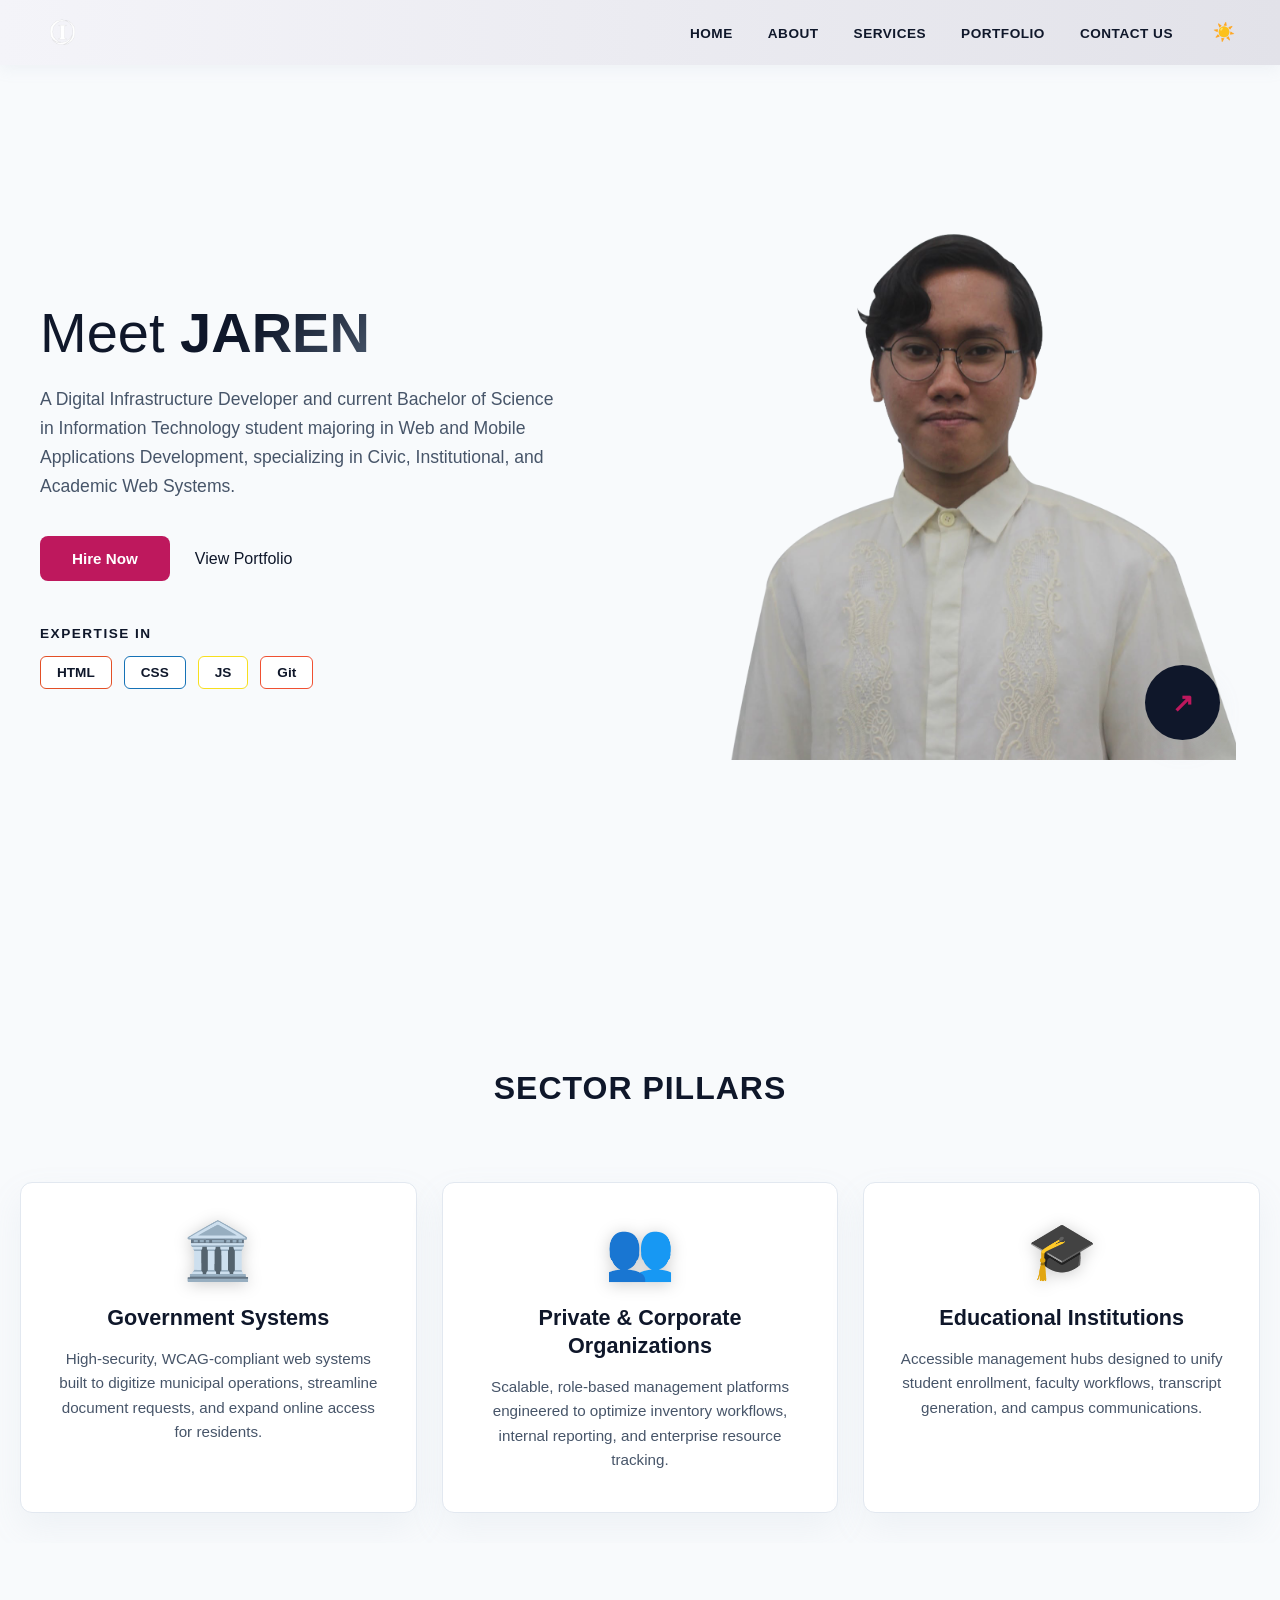
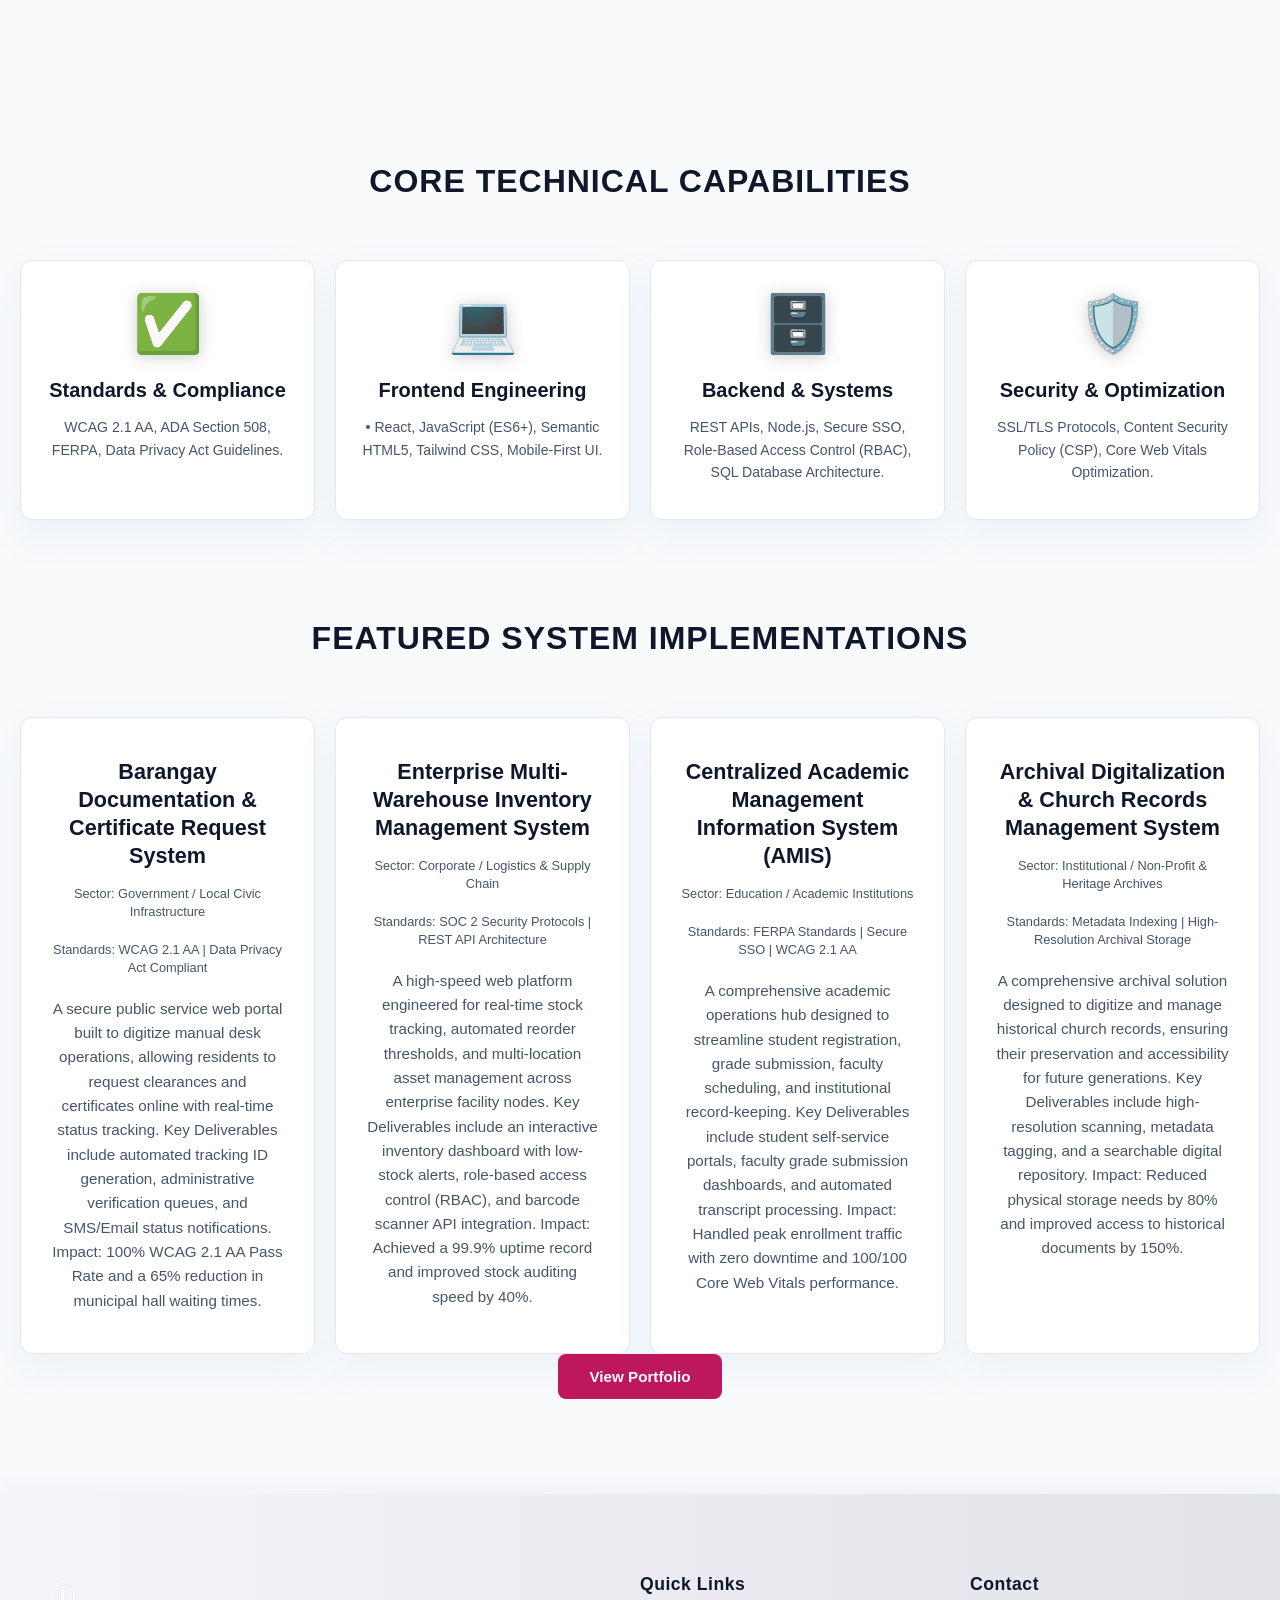
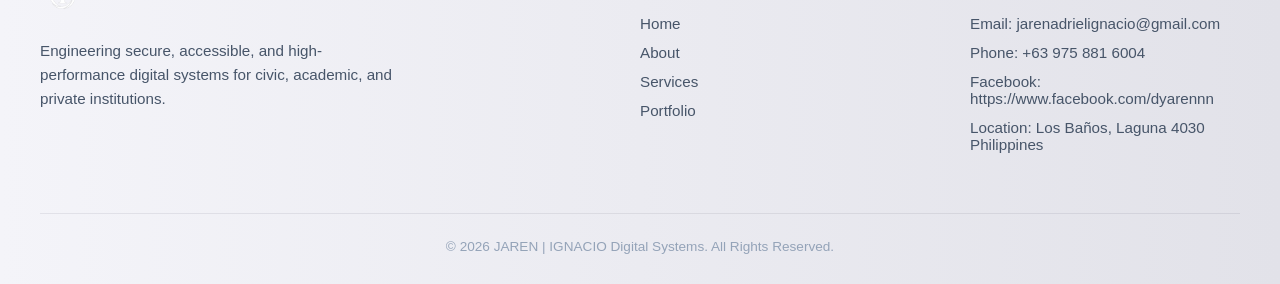
<file: portfolio/index.html>
<!DOCTYPE html>
<html lang="en">
<head>
    <meta charset="UTF-8">
    <meta name="viewport" content="width=device-width, initial-scale=1.0">
    <title>Ignacio | Professional Portfolio</title>
    <link rel="stylesheet" href="style.css">
</head>
<body>

    <!-- ==========================================================================
       1. Global Header / Navigation Bar
       ========================================================================== -->
    <nav class="navbar">
        <div class="logo-container">
            <a href="#hero">
                <img src="images/logo.png" alt="IGNACIO Digital Systems Logo" class="logo-img">
            </a>
        </div>
        
        <div class="menu-toggle" id="mobile-menu">
            <span class="bar"></span>
            <span class="bar"></span>
            <span class="bar"></span>
        </div>

        <ul class="nav-links" id="nav-links">
            <li><a href="#hero">HOME</a></li>
            <li><a href="#about">ABOUT</a></li>
            <li><a href="#services">SERVICES</a></li>
            <li><a href="#portfolio">PORTFOLIO</a></li>
            <li><a href="#contact">CONTACT US</a></li>
            <li>
                <button id="theme-toggle" class="theme-btn" aria-label="Toggle Theme">🌙</button>
            </li>
        </ul>
    </nav>

    <section id="hero" class="hero-section">
        <div class="hero-container">
            
            <!-- Left Data Column -->
            <div class="hero-content">
                <h1 class="hero-title">Meet <span class="brand-name">JAREN</span></h1>
                <p class="hero-subtitle">
                    A Digital Infrastructure Developer and current Bachelor of Science in Information Technology student majoring in Web and Mobile Applications Development, specializing in Civic, Institutional, and Academic Web Systems.
                </p>
                
                <div class="hero-actions">
                    <a href="#contact" class="btn btn-hire">Hire Now</a>
                    <a href="#portfolio" class="btn btn-link">View Portfolio</a>
                </div>
                
                <div class="hero-expertise">
                    <span class="expertise-label">Expertise in</span>
                    <div class="badge-row">
                        <span class="badge html-badge">HTML</span>
                        <span class="badge css-badge">CSS</span>
                        <span class="badge js-badge">JS</span>
                        <span class="badge git-badge">Git</span>
                    </div>
                </div>
            </div>

            <!-- Right Visual Column -->
            <div class="hero-visual">
                <div class="gradient-backdrop"></div>
                <img src="images/profile.jpg" alt="Ignacio Portrait" class="profile-img">
                <div class="stamp-badge">
                    <div class="stamp-arrow">↗</div>
                </div>
            </div>

        </div>
        
    </section>

    <!-- START ABOUT SECTION BLOCK (Ensure this is written right below it) -->
    <section class="sectors-section">
        <div class="sectors-container">
            
            <!-- Section Centered Heading -->
            <h2 class="sectors-heading">SECTOR PILLARS</h2>
            
            <!-- Updated class name to trigger the horizontal flex engine -->
            <div class="sectors-horizontal-row">
                
                <!-- Card 1: Government Systems -->
                <div class="sector-card">
                    <div class="sector-icon-box">
                        <span class="sector-icon">🏛️</span>
                    </div>
                    <h3 class="sector-title">Government Systems</h3>
                    <p class="sector-text">
                        High-security, WCAG-compliant web systems built to digitize municipal operations, streamline document requests, and expand online access for residents.
                    </p>
                </div>

                <!-- Card 2: Private & Corporate Organizations -->
                <div class="sector-card">
                    <div class="sector-icon-box">
                        <span class="sector-icon">👥</span>
                    </div>
                    <h3 class="sector-title">Private & Corporate Organizations</h3>
                    <p class="sector-text">
                        Scalable, role-based management platforms engineered to optimize inventory workflows, internal reporting, and enterprise resource tracking.
                    </p>
                </div>

                <!-- Card 3: Educational Institutions -->
                <div class="sector-card">
                    <div class="sector-icon-box">
                        <span class="sector-icon">🎓</span>
                    </div>
                    <h3 class="sector-title">Educational Institutions</h3>
                    <p class="sector-text">
                        Accessible management hubs designed to unify student enrollment, faculty workflows, transcript generation, and campus communications.
                    </p>
                </div>

            </div>

        </div>
    </section>

    <section class="capabilities-section">
        <div class="sectors-container">
            
            <!-- Section Centered Heading -->
            <h2 class="sectors-heading">CORE TECHNICAL CAPABILITIES</h2>
            
            <!-- Updated class name to trigger the horizontal flex engine -->
            <div class="portfolio-fixed-grid">
                
                <!-- Card 1: Standards & Compliance -->
                <div class="sector-card portfolio-adjusted-card">
                    <div class="sector-icon-box">
                        <span class="sector-icon">✅</span>
                    </div>
                    <h3 class="sector-title">Standards & Compliance</h3>
                    <p class="sector-text">
                        WCAG 2.1 AA, ADA Section 508, FERPA, Data Privacy Act Guidelines.
                    </p>
                </div>

                <!-- Card 2: Frontend Engineering -->
                <div class="sector-card portfolio-adjusted-card">
                    <div class="sector-icon-box">
                        <span class="sector-icon">💻</span>
                    </div>
                    <h3 class="sector-title">Frontend Engineering</h3>
                    <p class="sector-text">
                        • React, JavaScript (ES6+), Semantic HTML5, Tailwind CSS, Mobile-First UI.
                    </p>
                </div>

                <!-- Card 3: • Backend & Systems -->
                <div class="sector-card portfolio-adjusted-card">
                    <div class="sector-icon-box">
                        <span class="sector-icon">🗄️</span>
                    </div>
                    <h3 class="sector-title">Backend & Systems</h3>
                    <p class="sector-text">
                        REST APIs, Node.js, Secure SSO, Role-Based Access Control (RBAC), SQL Database Architecture.
                    </p>
                </div>

                <!-- Card 4: • Security & Optimization -->
                <div class="sector-card portfolio-adjusted-card">
                    <div class="sector-icon-box">
                        <span class="sector-icon">🛡️</span>
                    </div>
                    <h3 class="sector-title">Security & Optimization</h3>
                    <p class="sector-text">
                        SSL/TLS Protocols, Content Security Policy (CSP), Core Web Vitals Optimization.
                    </p>
                </div>

            </div>

        </div>
    </section>

        <section class="systems-section">
        <div class="sectors-container">
            
            <!-- Section Centered Heading -->
            <h2 class="sectors-heading">FEATURED SYSTEM IMPLEMENTATIONS</h2>
            
            <div class="portfolio-fixed-grid">
            
                <!-- Card 1: Barangay Documentation & Certificate Request System -->
                <div class="sector-card">
                     <h3 class="sector-title">Barangay Documentation & Certificate Request System</h3>
                    <p class="card-meta-info">
                    Sector: Government / Local Civic Infrastructure
                    </p>
                    <p class="card-meta-info">
                    Standards: WCAG 2.1 AA | Data Privacy Act Compliant
                    </p>
                    
                    <p class="sector-text">
                        A secure public service web portal built to digitize manual desk operations, allowing residents to request clearances and certificates online with real-time status tracking. Key Deliverables include automated tracking ID generation, administrative verification queues, and SMS/Email status notifications. Impact: 100% WCAG 2.1 AA Pass Rate and a 65% reduction in municipal hall waiting times.
                    </p>

                    
                </div>

                <!-- Card 2: Enterprise Multi-Warehouse Inventory Management System -->
                <div class="sector-card">
                    <h3 class="sector-title">Enterprise Multi-Warehouse Inventory Management System</h3>
                    <p class="card-meta-info">
                    Sector: Corporate / Logistics & Supply Chain
                    </p>
                    <p class="card-meta-info">
                    Standards: SOC 2 Security Protocols | REST API Architecture
                    </p>

                    <p class="sector-text">
                        A high-speed web platform engineered for real-time stock tracking, automated reorder thresholds, and multi-location asset management across enterprise facility nodes. Key Deliverables include an interactive inventory dashboard with low-stock alerts, role-based access control (RBAC), and barcode scanner API integration. Impact: Achieved a 99.9% uptime record and improved stock auditing speed by 40%.
                    </p>
                </div>

                <!-- Card 3: • Centralized Academic Management Information System (AMIS) -->
                <div class="sector-card">
                    <h3 class="sector-title">Centralized Academic Management Information System (AMIS)</h3>
                    <p class="card-meta-info">
                    Sector: Education / Academic Institutions
                    </p>
                    <p class="card-meta-info">
                    Standards: FERPA Standards | Secure SSO | WCAG 2.1 AA
                    </p>

                    <p class="sector-text">
                        A comprehensive academic operations hub designed to streamline student registration, grade submission, faculty scheduling, and institutional record-keeping. Key Deliverables include student self-service portals, faculty grade submission dashboards, and automated transcript processing. Impact: Handled peak enrollment traffic with zero downtime and 100/100 Core Web Vitals performance.
                    </p>
                </div>

                <!-- Card 4: • Archival Digitalization & Church Records Management System  -->
                <div class="sector-card">
                    <h3 class="sector-title">Archival Digitalization & Church Records Management System</h3>
                    <p class="card-meta-info">
                    Sector: Institutional / Non-Profit & Heritage Archives
                    </p>
                    <p class="card-meta-info">
                    Standards: Metadata Indexing | High-Resolution Archival Storage
                    </p>

                    <p class="sector-text">
                        A comprehensive archival solution designed to digitize and manage historical church records, ensuring their preservation and accessibility for future generations. Key Deliverables include high-resolution scanning, metadata tagging, and a searchable digital repository. Impact: Reduced physical storage needs by 80% and improved access to historical documents by 150%.
                    </p>
                </div>

            </div>

            <div class="hero-actions">
                <a href="#portfolio" class="btn btn-link2">View Portfolio</a>
            </div>

        </div>
    </section>

    <footer class="portfolio-footer" id="contact">
        <div class="footer-container">
            
            <!-- Left Branding Pillar -->
            <div class="footer-brand-column">
                <img src="images/logo.png" alt="IGNACIO Digital Systems Logo" class="footer-logo">
                <p class="footer-bio">
                    Engineering secure, accessible, and high-performance digital systems for civic, academic, and private institutions.
                </p>
            </div>

            <!-- Right Quick Navigation Links Array -->
            <div class="footer-links-column">
                <h4 class="footer-nav-title">Quick Links</h4>
                <ul class="footer-nav-list">
                    <li><a href="#hero">Home</a></li>
                    <li><a href="#about">About</a></li>
                    <li><a href="#services">Services</a></li>
                    <li><a href="#portfolio">Portfolio</a></li>
                </ul>
            </div>

            <!-- Right Contact Link Pillar -->
            <div class="footer-links-column">
                <h4 class="footer-nav-title">Contact</h4>
                <ul class="footer-nav-list">
                    <li>Email: jarenadrielignacio@gmail.com</li>
                    <li>Phone: +63 975 881 6004</li>
                    <li>Facebook: https://www.facebook.com/dyarennn</li>
                    <li>Location: Los Baños, Laguna 4030 Philippines</li>
                </ul>
            </div>

        </div>

        <!-- Base Copyright Horizontal Rule Row Bar -->
        <div class="footer-copyright-bar">
            <p>&copy; <span id="current-year">2026</span> JAREN | IGNACIO Digital Systems. All Rights Reserved.</p>
        </div>
    </footer>


    <script src="script.js"></script>
</body>
</html>
</file>
<file: portfolio/style.css>
/* ==========================================================================
   1. Theme System Framework Variables
   ========================================================================== */
:root {
    --navbar-bg: linear-gradient(90deg, #4a154b 0%, #2b0c30 100%);
    --body-bg: #0b0b0b;
    --card-bg: #161616;
    --border-color: #262626;
    --text-primary: #ffffff;
    --text-secondary: #999999;
    --accent-coral: #ff6b4a;
    --accent-coral-hover: #e55a39;
    --nav-mobile-bg: #2b0c30;
    --shadow-tint: rgba(0, 0, 0, 0.4);
    --backdrop-gradient: linear-gradient(150deg, #631f75 0%, #a2396c 40%, #df6d45 100%);
    --stamp-bg: #ffffff;
    
    /* Reusable Card Elements Default Skins */
    --sector-card-bg: #1a202c;
    --sector-card-hover-bg: #212936;
    --sector-title-color: #ffffff;
    --sector-text-color: #a0aec0;
}

[data-theme="light"] {
    --navbar-bg: linear-gradient(90deg, #f4f4f9 0%, #e2e2e9 100%);
    --body-bg: #f8fafc;
    --card-bg: #ffffff;
    --border-color: #e2e8f0;
    --text-primary: #0f172a;
    --text-secondary: #475569;
    --accent-coral: #be185d;
    --accent-coral-hover: #9d174d;
    --nav-mobile-bg: #f4f4f9;
    --shadow-tint: rgba(148, 163, 184, 0.1);
    --backdrop-gradient: linear-gradient(150deg, #cbd5e1 0%, #94a3b8 100%);
    --stamp-bg: #0f172a;

    --sector-card-bg: #ffffff;
    --sector-card-hover-bg: #f8fafc;
    --sector-title-color: #0f172a;
    --sector-text-color: #475569;
}

/* ==========================================================================
   2. Global Reset Rules
   ========================================================================== */
html {
    box-sizing: border-box;
    scroll-behavior: smooth;
}

*, *::before, *::after {
    box-sizing: inherit;
}

html, body {
    margin: 0;
    padding: 0;
    width: 100%;
    min-height: 100%;
    overflow-x: hidden;
    font-family: Arial, sans-serif;
    background-color: var(--body-bg);
    color: var(--text-primary);
    transition: background-color 0.3s ease, color 0.3s ease;
}

img {
    max-width: 100%;
}

/* ==========================================================================
   3. Navigation Layer Header
   ========================================================================== */
.navbar {
    position: fixed;
    top: 0;
    left: 0;
    width: 100%;
    min-height: 65px;
    padding: 10px 40px;
    display: flex;
    justify-content: space-between;
    align-items: center;
    background: var(--navbar-bg);
    z-index: 1000;
    box-shadow: 0 4px 15px var(--shadow-tint);
    transition: background 0.3s ease;
}

.logo-container, .logo-container a {
    display: flex;
    align-items: center;
    text-decoration: none;
}

.logo-img {
    height: 45px;
    width: auto;
    display: block;
    object-fit: contain;
}

.nav-links {
    display: flex;
    align-items: center;
    gap: 35px;
    list-style: none;
    margin: 0;
    padding: 0;
}

.nav-links a {
    color: var(--text-primary);
    text-decoration: none;
    font-size: 0.85rem;
    font-weight: 700;
    letter-spacing: 0.5px;
    text-transform: uppercase;
    transition: opacity 0.2s ease, color 0.3s ease;
}

.nav-links a:hover {
    opacity: 0.7;
}

.theme-btn {
    display: flex;
    align-items: center;
    justify-content: center;
    padding: 5px;
    background: none;
    border: none;
    color: var(--text-primary);
    font-size: 1.1rem;
    cursor: pointer;
    transition: transform 0.2s ease;
}

.theme-btn:hover { transform: scale(1.15); }

.menu-toggle {
    display: none;
    flex-direction: column;
    gap: 5px;
    padding: 5px;
    background: transparent;
    border: 0;
    cursor: pointer;
}

.menu-toggle .bar {
    width: 25px;
    height: 3px;
    background-color: var(--text-primary);
    border-radius: 2px;
}

/* ==========================================================================
   4. Hero Section Symmetrical Layout
   ========================================================================== */
.hero-section {
    position: relative;
    width: 100%;
    min-height: 100vh;
    padding: 140px 40px 50px;
    display: flex;
    justify-content: center;
    align-items: center;
    overflow: hidden;
}

.hero-container {
    position: relative;
    z-index: 10;
    width: 100%;
    max-width: 1200px;
    margin: 0 auto;
    display: grid;
    grid-template-columns: 1.1fr 0.9fr;
    align-items: center;
}

.hero-content {
    width: 100%;
    display: flex;
    flex-direction: column;
    align-items: flex-start;
    justify-content: center;
    text-align: left;
}

.hero-title {
    margin: 0 0 20px;
    color: var(--text-primary);
    font-size: 3.5rem;
    font-weight: 400;
    line-height: 1.15;
}

.brand-name {
    font-weight: 700;
    background: linear-gradient(135deg, var(--text-primary) 40%, var(--text-secondary) 100%);
    -webkit-background-clip: text;
    background-clip: text;
    -webkit-text-fill-color: transparent;
}

.hero-subtitle {
    width: 100%;
    max-width: 520px;
    margin: 0 0 35px;
    color: var(--text-secondary);
    font-size: 1.1rem;
    line-height: 1.65;
}

.hero-actions {
    display: flex;
    align-items: center;
    gap: 25px;
    margin-bottom: 45px;
}

.btn-hire {
    padding: 14px 32px;
    background-color: var(--accent-coral);
    color: #ffffff;
    border-radius: 8px;
    text-decoration: none;
    font-size: 0.95rem;
    font-weight: 700;
    transition: transform 0.2s ease, background-color 0.2s ease;
}

.btn-hire:hover {
    background-color: var(--accent-coral-hover);
    transform: translateY(-2px);
}

.btn-link {
    display: flex;
    align-items: center;
    gap: 8px;
    color: var(--text-primary);
    text-decoration: none;
    font-size: 1rem;
    font-weight: 500;
}

.btn-link .arrow { color: var(--accent-coral); font-size: 1.1rem; }

.hero-expertise {
    width: 100%;
    display: flex;
    flex-direction: column;
    gap: 15px;
}

.expertise-label {
    color: var(--text-primary);
    font-size: 0.85rem;
    font-weight: 700;
    letter-spacing: 1.5px;
    text-transform: uppercase;
}

.badge-row { display: flex; flex-wrap: wrap; gap: 12px; }

.badge {
    min-width: 45px;
    padding: 8px 16px;
    background-color: var(--card-bg);
    border: 1px solid var(--border-color);
    border-radius: 6px;
    color: var(--text-primary);
    font-size: 0.85rem;
    font-weight: 700;
    text-align: center;
}

.html-badge { border-color: #e34f26; }
.css-badge  { border-color: #1572b6; }
.js-badge   { border-color: #f7df1e; }
.git-badge  { border-color: #f05032; }

.hero-visual {
    position: relative;
    width: 100%;
    height: 550px;
    display: flex;
    justify-content: center;
    align-items: flex-end;
}

.profile-img {
    position: relative;
    z-index: 5;
    width: auto;
    height: 100%;
    max-width: 100%;
    object-fit: contain;
    border-radius: 0 0 16px 16px;
}

.stamp-badge {
    position: absolute;
    right: 20px;
    bottom: 30px;
    z-index: 10;
    width: 75px;
    height: 75px;
    display: flex;
    align-items: center;
    justify-content: center;
    background-color: var(--stamp-bg);
    border-radius: 50%;
    box-shadow: 0 10px 25px var(--shadow-tint);
}

.stamp-arrow { color: var(--accent-coral); font-size: 1.6rem; font-weight: 700; }

.hero-scroll-indicator {
    position: absolute;
    left: 40px;
    bottom: 0;
    z-index: 15;
    border: 1px solid var(--border-color);
    border-bottom: none;
    border-radius: 12px 12px 0 0;
    background-color: var(--card-bg);
}

.scroll-link {
    display: flex;
    align-items: center;
    gap: 15px;
    padding: 16px 28px;
    color: var(--text-secondary);
    text-decoration: none;
    font-size: 0.85rem;
}

.scroll-link .chevron { color: var(--text-primary); font-weight: 700; }

/* ==========================================================================
   5. General Reusable Section Container Base
   ========================================================================== */
.sectors-section {
    padding-top: 100px !important;   /* Pushes the content down from the section above */
    padding-bottom: 100px !important;/* Pushes the content up from the section below */
    box-sizing: border-box !important;
    display: block !important;
    clear: both !important;
}

.sectors-container {
    max-width: 1440px;
    width: 100%;
    margin: 0 auto;
    display: flex;
    padding-bottom: 50px;
    flex-direction: column;
    align-items: center;
}

.sectors-heading {
    color: var(--text-primary);
    font-size: 2rem;
    font-weight: 700;
    letter-spacing: 1px;
    text-transform: uppercase;
    text-align: center;
    margin: 0 0 50px 0;
    Padding-top: 50px;
}

.sector-card {
    background-color: var(--sector-card-bg);
    border: 1px solid var(--border-color);
    border-radius: 12px;
    padding: 40px 30px;
    display: flex;
    flex-direction: column;
    align-items: center;
    text-align: center;
    box-shadow: 0 15px 35px var(--shadow-tint);
    box-sizing: border-box;
    transition: transform 0.3s ease, border-color 0.3s ease, background-color 0.3s ease;
}

.sector-card:hover {
    transform: translateY(-5px);
    border-color: var(--accent-coral);
    background-color: var(--sector-card-hover-bg);
}

.sector-icon-box {
    margin-bottom: 25px;
    display: flex;
    justify-content: center;
    align-items: center;
}

.sector-icon {
    font-size: 3.5rem;
    line-height: 1;
    filter: drop-shadow(0 2px 8px rgba(0, 0, 0, 0.2));
}

.sector-title {
    color: var(--sector-title-color);
    font-size: 1.35rem;
    font-weight: 700;
    margin: 0 0 15px 0;
    line-height: 1.3;
}

.sector-text {
    color: var(--sector-text-color);
    font-size: 0.95rem;
    line-height: 1.6;
    margin: 0;
}

/* ==========================================================================
   6. Horizontal Flat Custom Rows Display (WHO WE ARE & SECTORS Scrollbars)
   ========================================================================== */
.about-four-grid, .sectors-horizontal-row {
    display: flex;
flex-direction: row;
justify-content: flex-start;
align-items: stretch;
gap: 25px;
width: 100%;
box-sizing: border-box;
overflow-x: auto;
padding: 15px 5px 30px 5px;
}
.about-four-grid .sector-card { flex: 1 0 calc(25% - 20px); min-width: 280px; }
.sectors-horizontal-row .sector-card { flex: 1 0 calc(33.333% - 18px); min-width: 290px; }
.about-four-grid::-webkit-scrollbar, .sectors-horizontal-row::-webkit-scrollbar { height: 6px; }
.about-four-grid::-webkit-scrollbar-track, .sectors-horizontal-row::-webkit-scrollbar-track { background: rgba(255, 255, 255, 0.03); }
.about-four-grid::-webkit-scrollbar-thumb, .sectors-horizontal-row::-webkit-scrollbar-thumb { background: var(--border-color, #262626); border-radius: 10px; }
/* ==========================================================================
   7. CORE ENGINE: Fixed 4 Columns Desktop & Tablet Layout (No Scrollbars)
   ========================================================================== */
.portfolio-fixed-grid {
    display: grid !important;
    /* Forces exactly 4 side-by-side tracks on desktop screens */
    grid-template-columns: repeat(4, 1fr) !important;
    gap: 20px !important;
    width: 100% !important;
    box-sizing: border-box !important;
    clear: both !important;
}

.portfolio-adjusted-card {
    background-color: var(--sector-card-bg, #1a202c) !important;
    border: 1px solid var(--border-color, #262626) !important;
    border-radius: 12px !important;
    padding: 35px 20px !important;
    text-align: center !important;
    display: flex !important;
    flex-direction: column !important;
    box-shadow: 0 15px 35px var(--shadow-tint, rgba(0, 0, 0, 0.4)) !important;
    box-sizing: border-box !important;
}

.portfolio-adjusted-card .sector-title {
    font-size: 1.25rem !important;
    margin: 0 0 12px 0 !important;
    line-height: 1.35 !important;
    color: var(--sector-title-color, #ffffff) !important;
}

.card-meta-info {
    font-size: 0.8rem !important;
    color: var(--text-secondary, #999999) !important;
    margin: 0 0 20px 0 !important;
    line-height: 1.4 !important;
}

.portfolio-adjusted-card .sector-text {
    font-size: 0.88rem !important;
    line-height: 1.6 !important;
    color: var(--sector-text-color, #a0aec0) !important;
    margin: 0 !important;
}

/* ==========================================================================
   8. Tablet Media Screen Rules (Maintains 4 Columns with Tighter Gaps)
   ========================================================================== */
@media (max-width: 1024px) {
    .navbar { padding: 10px 20px; }
    .menu-toggle { display: flex; }
    
    .nav-links {
        position: absolute;
        top: 65px;
        right: 0;
        width: 100%;
        max-height: calc(100vh - 65px);
        overflow-y: auto;
        background: var(--nav-mobile-bg);
        flex-direction: column;
        align-items: center;
        transform: translateY(-150%);
        opacity: 0;
        visibility: hidden;
        transition: all 0.3s ease-in-out;
    }
    .nav-links.active { transform: translateY(0); opacity: 1; visibility: visible; }
    .nav-links a, .theme-btn { width: 100%; text-align: center; padding: 18px 0; }

    .hero-section { min-height: auto; padding: 100px 20px 60px; }
    .hero-container { grid-template-columns: 1fr; gap: 50px; }
    .hero-content { align-items: center; text-align: center; }
    .hero-title { font-size: 3rem; }
    .hero-subtitle { max-width: 100%; text-align: center; }
    .hero-actions { justify-content: center; }
    .hero-visual { height: 520px; }

    .sectors-section { padding: 80px 20px; }
    .about-four-grid .sector-card, .sectors-horizontal-row .sector-card { flex: 0 0 320px; }
    
    /* FIX: Keeps the layout flat at 4 columns on tablets with a tighter layout gap spacing width */
    .portfolio-fixed-grid { 
        grid-template-columns: repeat(4, 1fr) !important;
        gap: 12px !important; 
    }
    .portfolio-adjusted-card { padding: 25px 12px !important; }
}

/* ==========================================================================
   9. Mobile Responsive Overrides (Morphs Into a Forced 2x2 Phone Matrix Grid)
   ========================================================================== */
@media (max-width: 600px) {
    .navbar { padding: 8px 15px; }
    .logo-img { height: 38px; }
    .hero-section { padding: 95px 15px 50px; }
    .hero-title { font-size: 2.3rem; }
    .hero-subtitle { font-size: 1rem; }
    .hero-actions { flex-direction: column; width: 100%; gap: 18px; }
    .btn-hire { width: 100%; text-align: center; }
    .hero-visual { height: 420px; }
    .profile-img { max-width: 90%; }
    .stamp-badge { right: 5px; bottom: 20px; width: 60px; height: 60px; }
    .badge-row { justify-content: center; }

    /* FIX: Instantly forces the 4 columns to morph into a structured 2x2 square box array */
    .portfolio-fixed-grid {
        grid-template-columns: repeat(2, 1fr) !important;
        gap: 15px !important;
    }
    
    .portfolio-adjusted-card { padding: 20px 12px !important; }
    .portfolio-adjusted-card .sector-title { font-size: 1rem !important; }
    .portfolio-adjusted-card .sector-text { font-size: 0.78rem !important; line-height: 1.5 !important; }
}

.fi-isolated-desktop-grid,
.portfolio-fixed-grid,
.about-four-grid,
.sectors-horizontal-row {
    padding-left: 20px !important;
    padding-right: 20px !important;
    width: 100% !important;
    box-sizing: border-box !important;
}

.sectors-section {
    display: block !important;
    position: relative !important;
    clear: both !important;
    width: 100% !important;
    min-height: auto !important; /* Overrides 100vh bugs that crush layout flows */
    
    /* Adds substantial vertical breathing room inside each section */
    padding-top: 120px !important;
    padding-bottom: 120px !important;
    box-sizing: border-box !important;
}

/* Add a direct top margin pushes the Featured Systems section cleanly below Core Tech Capabilities */
#portfolio.sectors-section {
    margin-top: 80px !important;
}

/* Forces the heading titles to push down away from any container edges */
.sectors-heading {
    display: block !important;
    width: 100% !important;
    margin-top: 0 !important;
    margin-bottom: 60px !important; /* Generous gap below the title before the cards start */
    text-align: center !important;
}

.btn-link2 {
    padding: 14px 32px;
    background-color: var(--accent-coral);
    color: #ffffff;
    border-radius: 8px;
    text-decoration: none;
    font-size: 0.95rem;
    font-weight: 700;
    transition: transform 0.2s ease, background-color 0.2s ease;
}

.btn-link2:hover {
    background-color: var(--accent-coral-hover);
    transform: translateY(-2px);
}

.portfolio-footer {
    position: relative;
    width: 100%;
    /* Reuses your exact navigation bar purple gradient pattern */
    background: linear-gradient(90deg, #4a154b 0%, #2b0c30 100%);
    padding: 80px 40px 30px 40px;
    padding-top: 50 px;
    box-sizing: border-box;
    display: block;
    clear: both;
    z-index: 10;
    box-shadow: 0 -4px 15px rgba(0, 0, 0, 0.2);
    transition: background 0.3s ease;
}

.footer-container {
    max-width: 1440px;
    width: 100%;
    margin: 0 auto;
    display: grid;
    /* Clean asymmetric grid split columns layout mapping */
    grid-template-columns: 2fr 1fr 1fr;
    gap: 60px;
    align-items: flex-start;
}

/* Branding Column Components */
.footer-brand-column {
    display: flex;
    flex-direction: column;
    align-items: flex-start;
}

.footer-logo {
    height: 45px;
    width: auto;
    object-fit: contain;
    margin-bottom: 20px;
}

.footer-bio {
    color: rgba(255, 255, 255, 0.7);
    font-size: 0.95rem;
    line-height: 1.6;
    max-width: 360px;
    margin: 0;
}

/* Links Grid Track Matrix Columns */
.footer-links-column {
    display: flex;
    flex-direction: column;
    align-items: flex-start;
}

.footer-nav-title {
    color: #ffffff;
    font-size: 1.1rem;
    font-weight: 700;
    margin: 0 0 20px 0;
    letter-spacing: 0.5px;
}

.footer-nav-list {
    list-style: none;
    padding: 0;
    margin: 0;
    display: flex;
    flex-direction: column;
    gap: 12px;
    color: rgba(255, 255, 255, 0.7);
    font-size: 0.95rem;
}

.footer-nav-list a {
    color: rgba(255, 255, 255, 0.7);
    text-decoration: none;
    transition: color 0.2s ease, padding-left 0.2s ease;
}

.footer-nav-list a:hover {
    color: var(--accent-coral, #ff6b4a); /* Glows with coral theme color on mouseover */
    padding-left: 4px;
}

/* Base Copyright Row Strip */
.footer-copyright-bar {
    max-width: 1440px;
    width: 100%;
    margin: 60px auto 0 auto;
    padding-top: 25px;
    border-top: 1px solid rgba(255, 255, 255, 0.1);
    text-align: center;
}

.footer-copyright-bar p {
    color: rgba(255, 255, 255, 0.5);
    font-size: 0.85rem;
    margin: 0;
}

/* Light mode structural adaptive variable color swaps */
[data-theme="light"] .portfolio-footer {
    background: linear-gradient(90deg, #f4f4f9 0%, #e2e2e9 100%);
    box-shadow: 0 -4px 15px rgba(148, 163, 184, 0.1);
}

[data-theme="light"] .footer-nav-title { color: #0f172a; }
[data-theme="light"] .footer-bio,
[data-theme="light"] .footer-nav-list,
[data-theme="light"] .footer-nav-list a { color: #475569; }
[data-theme="light"] .footer-copyright-bar { border-top-color: rgba(15, 23, 42, 0.08); }
[data-theme="light"] .footer-copyright-bar p { color: #94a3b8; }

/* ==========================================================================
   Responsive Adaptive Mobile Viewports Breakpoints
   ========================================================================== */
@media (max-width: 768px) {
    .portfolio-footer {
        padding: 60px 20px 25px 20px;
    }
    
    .footer-container {
        grid-template-columns: 1fr; /* Stacks column sections vertically onto mobile layouts */
        gap: 40px;
    }
    
    .footer-brand-column, .footer-links-column {
        align-items: center;
        text-align: center;
    }
    
    .footer-copyright-bar {
        margin-top: 40px;
    }
}
</file>
